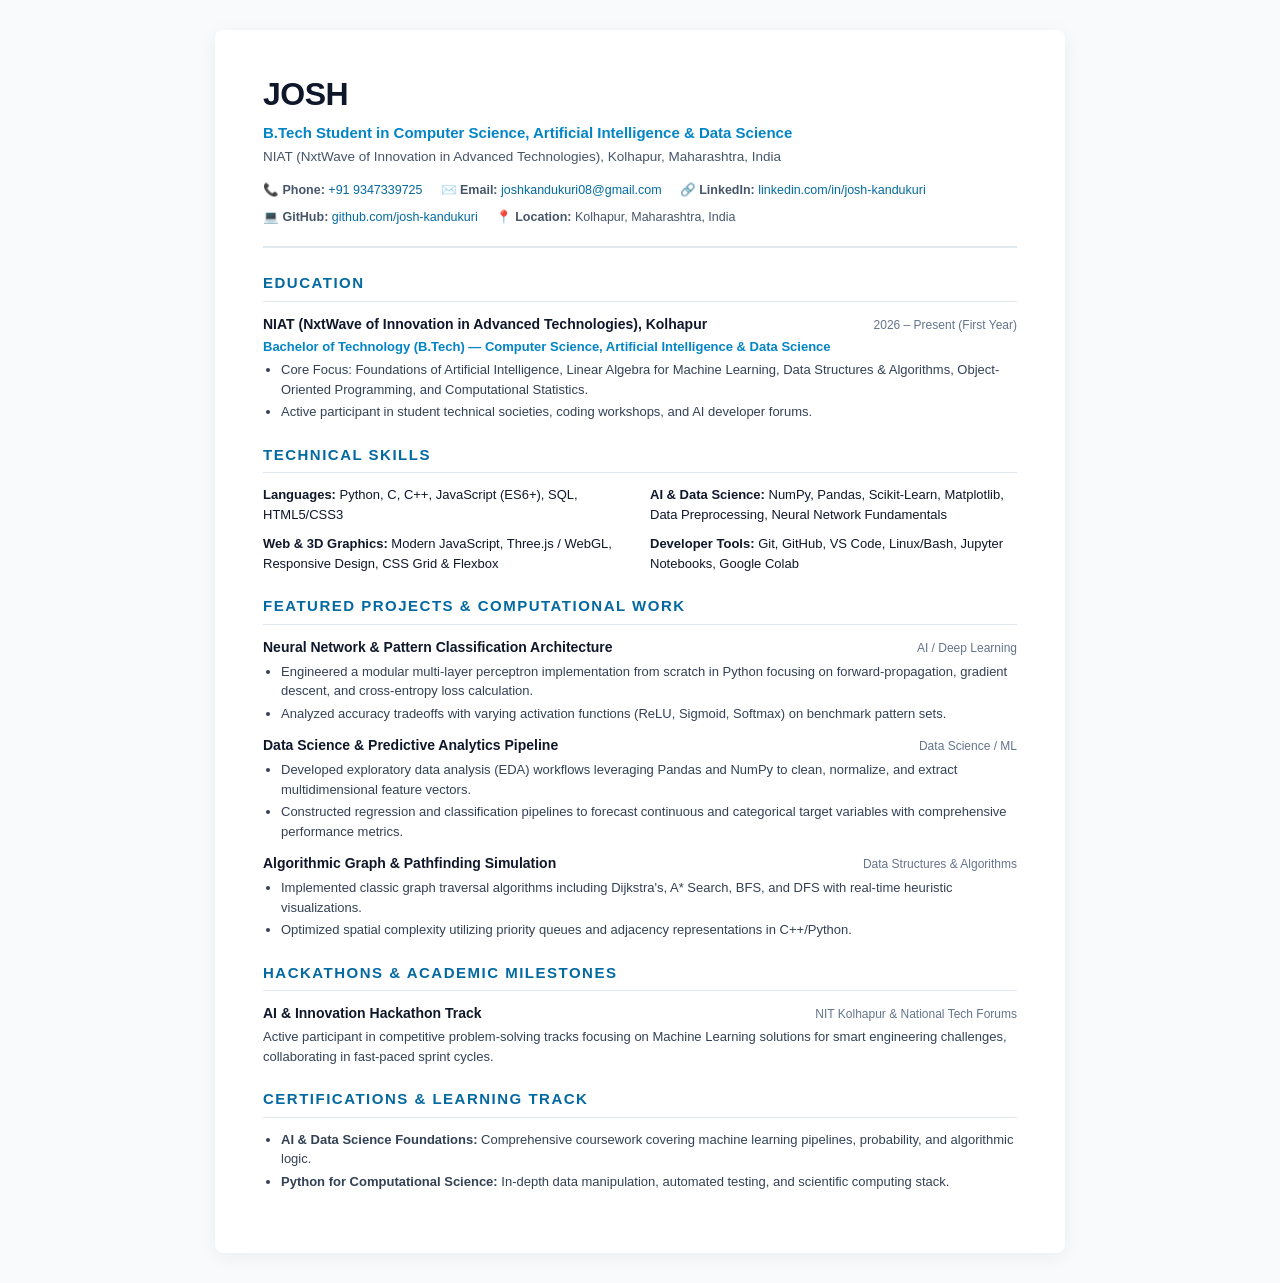
<file: resume.html>
<!DOCTYPE html>
<html lang="en">
<head>
  <meta charset="UTF-8">
  <meta name="viewport" content="width=device-width, initial-scale=1.0">
  <title>Josh - Resume | B.Tech CS (AI & Data Science)</title>
  <style>
    :root {
      --primary: #0284c7;
      --primary-dark: #0369a1;
      --text-main: #0f172a;
      --text-muted: #475569;
      --border: #e2e8f0;
      --bg-pill: #f1f5f9;
    }
    * {
      box-sizing: border-box;
      margin: 0;
      padding: 0;
    }
    body {
      font-family: 'Segoe UI', -apple-system, BlinkMacSystemFont, Roboto, sans-serif;
      color: var(--text-main);
      background: #f8fafc;
      padding: 30px;
      line-height: 1.5;
    }
    .page {
      max-width: 850px;
      margin: 0 auto;
      background: #ffffff;
      padding: 40px 48px;
      box-shadow: 0 4px 20px rgba(0,0,0,0.06);
      border-radius: 8px;
    }
    header {
      border-bottom: 2px solid var(--border);
      padding-bottom: 20px;
      margin-bottom: 24px;
    }
    .header-top {
      display: flex;
      justify-content: space-between;
      align-items: flex-start;
      gap: 20px;
    }
    h1 {
      font-size: 32px;
      font-weight: 800;
      color: #0f172a;
      letter-spacing: -0.5px;
    }
    .subtitle {
      font-size: 15px;
      font-weight: 600;
      color: var(--primary);
      margin-top: 4px;
    }
    .institution {
      font-size: 13.5px;
      color: var(--text-muted);
      margin-top: 2px;
    }
    .contact-grid {
      display: flex;
      flex-wrap: wrap;
      gap: 8px 18px;
      margin-top: 14px;
      font-size: 12.5px;
      color: var(--text-muted);
    }
    .contact-item a {
      color: var(--primary-dark);
      text-decoration: none;
      font-weight: 500;
    }
    .contact-item a:hover {
      text-decoration: underline;
    }
    section {
      margin-bottom: 22px;
    }
    h2 {
      font-size: 15px;
      text-transform: uppercase;
      letter-spacing: 1.5px;
      color: var(--primary-dark);
      border-bottom: 1px solid var(--border);
      padding-bottom: 6px;
      margin-bottom: 12px;
      font-weight: 700;
    }
    .item-header {
      display: flex;
      justify-content: space-between;
      align-items: baseline;
      margin-bottom: 2px;
    }
    .item-title {
      font-size: 14px;
      font-weight: 700;
      color: #0f172a;
    }
    .item-sub {
      font-size: 13px;
      color: var(--primary);
      font-weight: 600;
    }
    .item-date {
      font-size: 12px;
      color: #64748b;
      font-weight: 500;
    }
    p, li {
      font-size: 13px;
      color: #334155;
    }
    ul {
      padding-left: 18px;
      margin-top: 4px;
    }
    li {
      margin-bottom: 3px;
    }
    .skills-grid {
      display: grid;
      grid-template-columns: repeat(2, 1fr);
      gap: 10px 20px;
    }
    .skill-category {
      font-size: 13px;
    }
    .skill-category strong {
      color: #0f172a;
    }
    .badge {
      display: inline-block;
      background: var(--bg-pill);
      color: var(--primary-dark);
      padding: 2px 8px;
      border-radius: 4px;
      font-size: 11px;
      font-weight: 600;
      margin: 2px 2px 2px 0;
    }
    @media print {
      body {
        padding: 0;
        background: #ffffff;
      }
      .page {
        box-shadow: none;
        padding: 24px 30px;
        max-width: 100%;
      }
      a {
        text-decoration: none;
        color: #000;
      }
    }
  </style>
</head>
<body>
  <div class="page">
    <header>
      <div class="header-top">
        <div>
          <h1>JOSH</h1>
          <div class="subtitle">B.Tech Student in Computer Science, Artificial Intelligence &amp; Data Science</div>
          <div class="institution">NIAT (NxtWave of Innovation in Advanced Technologies), Kolhapur, Maharashtra, India</div>
        </div>
      </div>
      <div class="contact-grid">
        <div class="contact-item">📞 <strong>Phone:</strong> <a href="tel:+919347339725">+91 9347339725</a></div>
        <div class="contact-item">✉️ <strong>Email:</strong> <a href="mailto:joshkandukuri08@gmail.com">joshkandukuri08@gmail.com</a></div>
        <div class="contact-item">🔗 <strong>LinkedIn:</strong> <a href="https://www.linkedin.com/in/josh-kandukuri-051531408?utm_source=share_via&utm_content=profile&utm_medium=member_android" target="_blank">linkedin.com/in/josh-kandukuri</a></div>
        <div class="contact-item">💻 <strong>GitHub:</strong> <a href="https://github.com/josh-kandukuri" target="_blank">github.com/josh-kandukuri</a></div>
        <div class="contact-item">📍 <strong>Location:</strong> Kolhapur, Maharashtra, India</div>
      </div>
    </header>

    <section>
      <h2>Education</h2>
      <div class="item-header">
        <div class="item-title">NIAT (NxtWave of Innovation in Advanced Technologies), Kolhapur</div>
        <div class="item-date">2026 – Present (First Year)</div>
      </div>
      <div class="item-sub">Bachelor of Technology (B.Tech) — Computer Science, Artificial Intelligence &amp; Data Science</div>
      <ul>
        <li>Core Focus: Foundations of Artificial Intelligence, Linear Algebra for Machine Learning, Data Structures &amp; Algorithms, Object-Oriented Programming, and Computational Statistics.</li>
        <li>Active participant in student technical societies, coding workshops, and AI developer forums.</li>
      </ul>
    </section>

    <section>
      <h2>Technical Skills</h2>
      <div class="skills-grid">
        <div class="skill-category">
          <strong>Languages:</strong> Python, C, C++, JavaScript (ES6+), SQL, HTML5/CSS3
        </div>
        <div class="skill-category">
          <strong>AI &amp; Data Science:</strong> NumPy, Pandas, Scikit-Learn, Matplotlib, Data Preprocessing, Neural Network Fundamentals
        </div>
        <div class="skill-category">
          <strong>Web &amp; 3D Graphics:</strong> Modern JavaScript, Three.js / WebGL, Responsive Design, CSS Grid &amp; Flexbox
        </div>
        <div class="skill-category">
          <strong>Developer Tools:</strong> Git, GitHub, VS Code, Linux/Bash, Jupyter Notebooks, Google Colab
        </div>
      </div>
    </section>

    <section>
      <h2>Featured Projects &amp; Computational Work</h2>
      <div style="margin-bottom: 12px;">
        <div class="item-header">
          <div class="item-title">Neural Network &amp; Pattern Classification Architecture</div>
          <div class="item-date">AI / Deep Learning</div>
        </div>
        <ul>
          <li>Engineered a modular multi-layer perceptron implementation from scratch in Python focusing on forward-propagation, gradient descent, and cross-entropy loss calculation.</li>
          <li>Analyzed accuracy tradeoffs with varying activation functions (ReLU, Sigmoid, Softmax) on benchmark pattern sets.</li>
        </ul>
      </div>

      <div style="margin-bottom: 12px;">
        <div class="item-header">
          <div class="item-title">Data Science &amp; Predictive Analytics Pipeline</div>
          <div class="item-date">Data Science / ML</div>
        </div>
        <ul>
          <li>Developed exploratory data analysis (EDA) workflows leveraging Pandas and NumPy to clean, normalize, and extract multidimensional feature vectors.</li>
          <li>Constructed regression and classification pipelines to forecast continuous and categorical target variables with comprehensive performance metrics.</li>
        </ul>
      </div>

      <div>
        <div class="item-header">
          <div class="item-title">Algorithmic Graph &amp; Pathfinding Simulation</div>
          <div class="item-date">Data Structures &amp; Algorithms</div>
        </div>
        <ul>
          <li>Implemented classic graph traversal algorithms including Dijkstra's, A* Search, BFS, and DFS with real-time heuristic visualizations.</li>
          <li>Optimized spatial complexity utilizing priority queues and adjacency representations in C++/Python.</li>
        </ul>
      </div>
    </section>

    <section>
      <h2>Hackathons &amp; Academic Milestones</h2>
      <div class="item-header">
        <div class="item-title">AI &amp; Innovation Hackathon Track</div>
        <div class="item-date">NIT Kolhapur &amp; National Tech Forums</div>
      </div>
      <p style="margin-top: 3px;">Active participant in competitive problem-solving tracks focusing on Machine Learning solutions for smart engineering challenges, collaborating in fast-paced sprint cycles.</p>
    </section>

    <section>
      <h2>Certifications &amp; Learning Track</h2>
      <ul>
        <li><strong>AI &amp; Data Science Foundations:</strong> Comprehensive coursework covering machine learning pipelines, probability, and algorithmic logic.</li>
        <li><strong>Python for Computational Science:</strong> In-depth data manipulation, automated testing, and scientific computing stack.</li>
      </ul>
    </section>
  </div>
</body>
</html>
</file>
